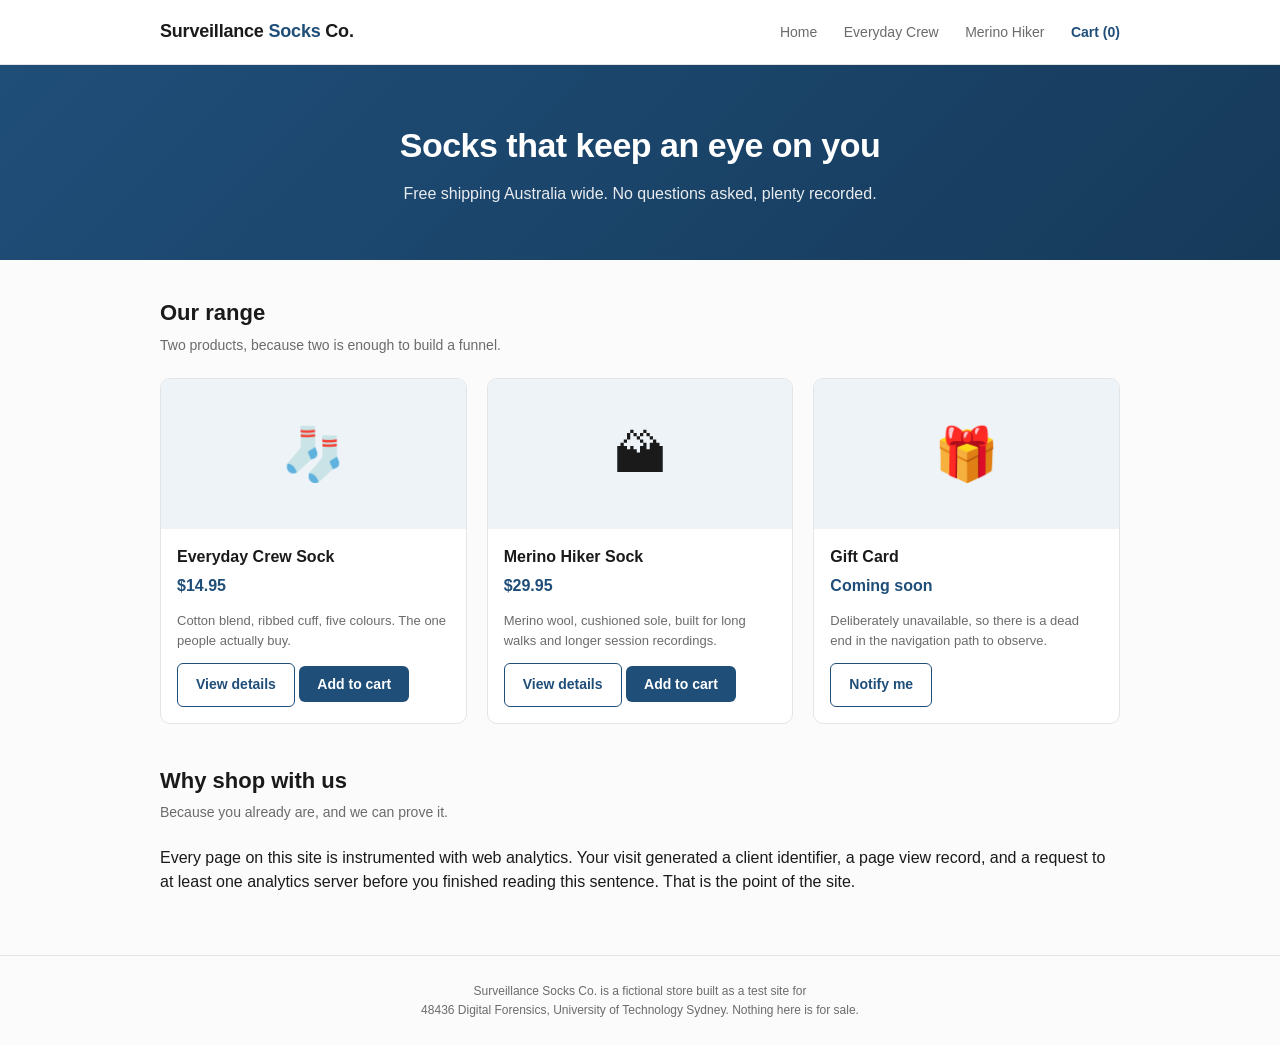
<file: index.html>
<!DOCTYPE html>
<html lang="en">
<head>
<meta charset="utf-8">
<meta name="viewport" content="width=device-width,initial-scale=1">
<title>Surveillance Socks Co. | Home</title>
<link rel="stylesheet" href="style.css">
<script src="analytics.js"></script>
</head>
<body>

<header>
  <div class="wrap bar">
    <a class="logo" href="index.html">Surveillance <span>Socks</span> Co.</a>
    <nav>
      <a href="index.html">Home</a>
      <a href="product-a.html">Everyday Crew</a>
      <a href="product-b.html">Merino Hiker</a>
      <a class="cartlink" href="cart.html">Cart (<span id="cart-count">0</span>)</a>
    </nav>
  </div>
</header>

<div class="banner">
  <div class="wrap">
    <h1>Socks that keep an eye on you</h1>
    <p>Free shipping Australia wide. No questions asked, plenty recorded.</p>
  </div>
</div>

<div class="wrap">
  <h2>Our range</h2>
  <p class="sub">Two products, because two is enough to build a funnel.</p>

  <div class="grid">
    <div class="card">
      <div class="thumb">&#129510;</div>
      <div class="body">
        <h3>Everyday Crew Sock</h3>
        <p class="price">$14.95</p>
        <p class="desc">Cotton blend, ribbed cuff, five colours. The one people actually buy.</p>
        <a class="btn ghost" href="product-a.html">View details</a>
        <button class="btn" onclick="addToCart('SOCK-A','Everyday Crew Sock',14.95)">Add to cart</button>
      </div>
    </div>

    <div class="card">
      <div class="thumb">&#127956;</div>
      <div class="body">
        <h3>Merino Hiker Sock</h3>
        <p class="price">$29.95</p>
        <p class="desc">Merino wool, cushioned sole, built for long walks and longer session recordings.</p>
        <a class="btn ghost" href="product-b.html">View details</a>
        <button class="btn" onclick="addToCart('SOCK-B','Merino Hiker Sock',29.95)">Add to cart</button>
      </div>
    </div>

    <div class="card">
      <div class="thumb">&#127873;</div>
      <div class="body">
        <h3>Gift Card</h3>
        <p class="price">Coming soon</p>
        <p class="desc">Deliberately unavailable, so there is a dead end in the navigation path to observe.</p>
        <a class="btn ghost" href="index.html">Notify me</a>
      </div>
    </div>
  </div>

  <h2>Why shop with us</h2>
  <p class="sub">Because you already are, and we can prove it.</p>
  <p>Every page on this site is instrumented with web analytics. Your visit generated a client identifier,
     a page view record, and a request to at least one analytics server before you finished reading this
     sentence. That is the point of the site.</p>
</div>

<footer>
  <div class="wrap">
    Surveillance Socks Co. is a fictional store built as a test site for<br>
    48436 Digital Forensics, University of Technology Sydney. Nothing here is for sale.
  </div>
</footer>

</body>
</html>
</file>
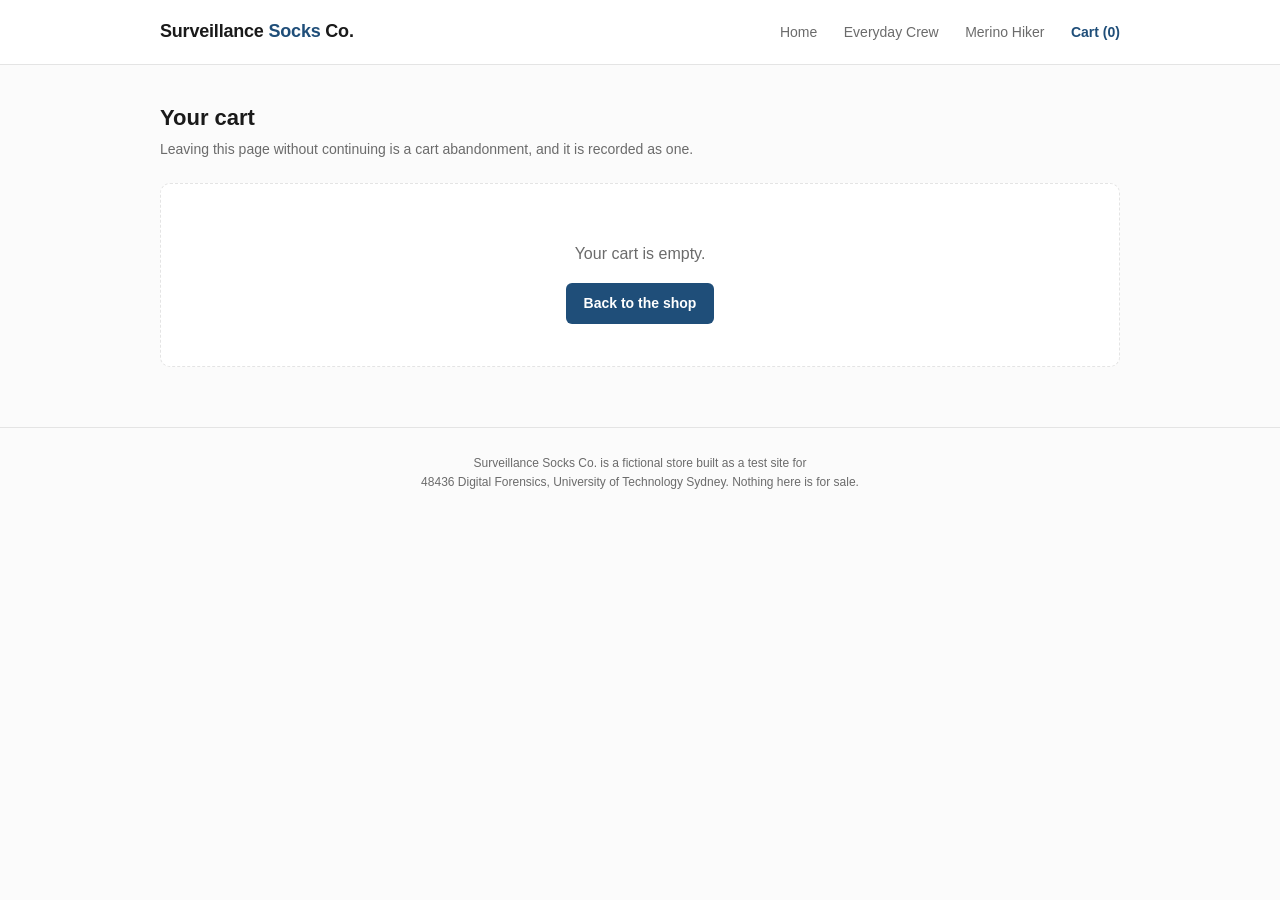
<file: cart.html>
<!DOCTYPE html>
<html lang="en">
<head>
<meta charset="utf-8">
<meta name="viewport" content="width=device-width,initial-scale=1">
<title>Your Cart | Surveillance Socks Co.</title>
<link rel="stylesheet" href="style.css">
<script src="analytics.js"></script>
</head>
<body>

<header>
  <div class="wrap bar">
    <a class="logo" href="index.html">Surveillance <span>Socks</span> Co.</a>
    <nav>
      <a href="index.html">Home</a>
      <a href="product-a.html">Everyday Crew</a>
      <a href="product-b.html">Merino Hiker</a>
      <a class="cartlink" href="cart.html">Cart (<span id="cart-count">0</span>)</a>
    </nav>
  </div>
</header>

<div class="wrap">
  <h2>Your cart</h2>
  <p class="sub">Leaving this page without continuing is a cart abandonment, and it is recorded as one.</p>
  <div id="cart-area"></div>
</div>

<footer>
  <div class="wrap">
    Surveillance Socks Co. is a fictional store built as a test site for<br>
    48436 Digital Forensics, University of Technology Sydney. Nothing here is for sale.
  </div>
</footer>

<script>
(function () {
  var items = readCart();
  var area = document.getElementById("cart-area");

  if (!items.length) {
    area.innerHTML =
      '<div class="empty"><p>Your cart is empty.</p>' +
      '<a class="btn" href="index.html">Back to the shop</a></div>';
    return;
  }

  var rows = "";
  items.forEach(function (i) {
    rows += "<tr><td>" + i.name + "</td><td>" + i.id + "</td><td class='r'>" + i.qty +
            "</td><td class='r'>$" + i.price.toFixed(2) +
            "</td><td class='r'>$" + (i.price * i.qty).toFixed(2) + "</td></tr>";
  });

  area.innerHTML =
    '<table class="t"><thead><tr><th>Item</th><th>SKU</th><th class="r">Qty</th>' +
    '<th class="r">Price</th><th class="r">Subtotal</th></tr></thead><tbody>' + rows +
    '<tr><td colspan="4" class="r"><strong>Total</strong></td><td class="r"><strong>$' +
    cartTotal().toFixed(2) + '</strong></td></tr></tbody></table>' +
    '<p><a class="btn" href="checkout.html" onclick="trackBeginCheckout()">Proceed to checkout</a> ' +
    '<a class="btn ghost" href="index.html">Keep shopping</a></p>';
})();
</script>
</body>
</html>
</file>
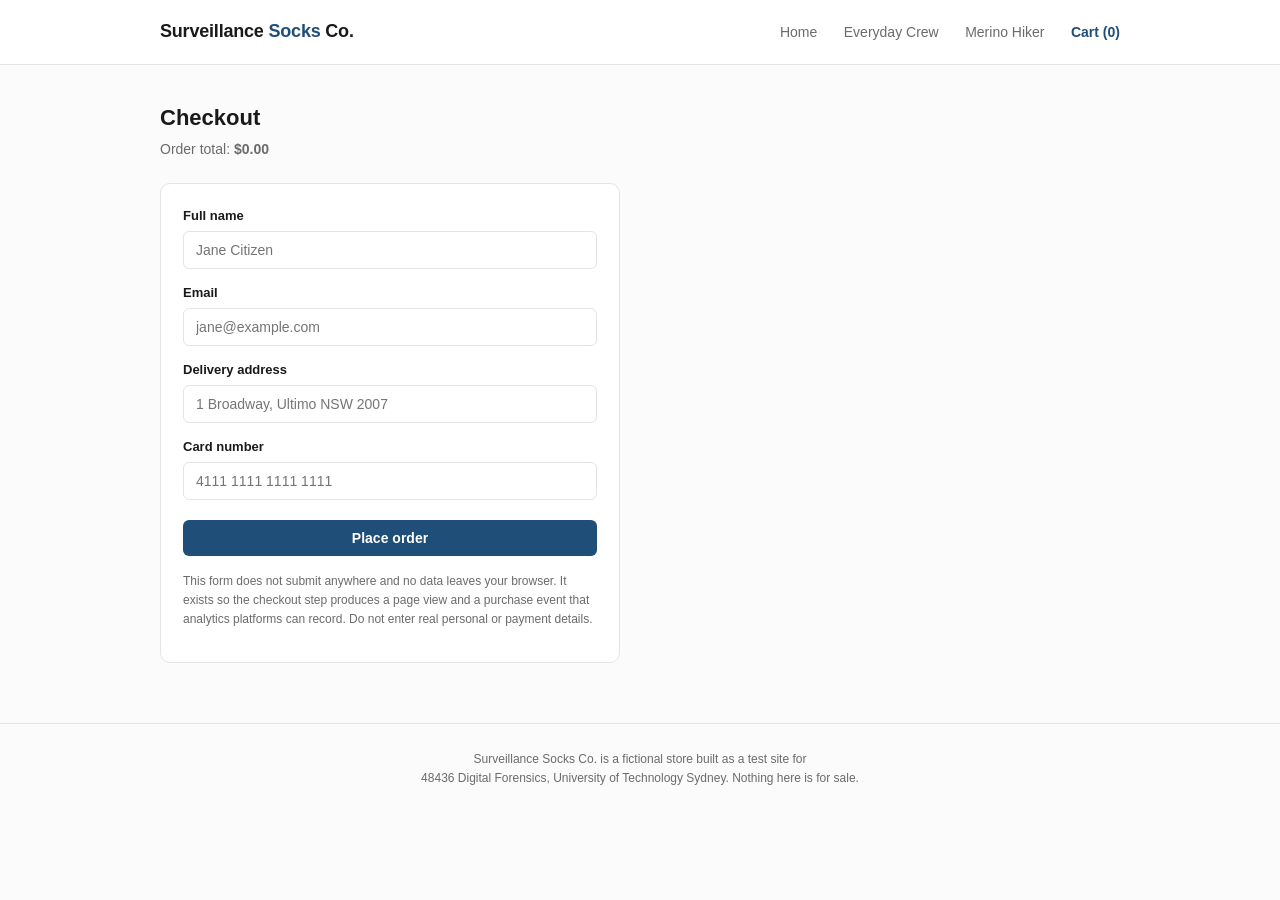
<file: checkout.html>
<!DOCTYPE html>
<html lang="en">
<head>
<meta charset="utf-8">
<meta name="viewport" content="width=device-width,initial-scale=1">
<title>Checkout | Surveillance Socks Co.</title>
<link rel="stylesheet" href="style.css">
<script src="analytics.js"></script>
</head>
<body>

<header>
  <div class="wrap bar">
    <a class="logo" href="index.html">Surveillance <span>Socks</span> Co.</a>
    <nav>
      <a href="index.html">Home</a>
      <a href="product-a.html">Everyday Crew</a>
      <a href="product-b.html">Merino Hiker</a>
      <a class="cartlink" href="cart.html">Cart (<span id="cart-count">0</span>)</a>
    </nav>
  </div>
</header>

<div class="wrap">
  <h2>Checkout</h2>
  <p class="sub">Order total: <strong id="co-total">$0.00</strong></p>

  <form class="co" onsubmit="return completePurchase(event)">
    <label for="name">Full name</label>
    <input id="name" type="text" placeholder="Jane Citizen" required>

    <label for="email">Email</label>
    <input id="email" type="email" placeholder="jane@example.com" required>

    <label for="addr">Delivery address</label>
    <input id="addr" type="text" placeholder="1 Broadway, Ultimo NSW 2007" required>

    <label for="card">Card number</label>
    <input id="card" type="text" placeholder="4111 1111 1111 1111" required>

    <p style="margin-top:20px">
      <button class="btn wide" type="submit">Place order</button>
    </p>

    <p class="note">
      This form does not submit anywhere and no data leaves your browser. It exists so the
      checkout step produces a page view and a purchase event that analytics platforms can record.
      Do not enter real personal or payment details.
    </p>
  </form>
</div>

<footer>
  <div class="wrap">
    Surveillance Socks Co. is a fictional store built as a test site for<br>
    48436 Digital Forensics, University of Technology Sydney. Nothing here is for sale.
  </div>
</footer>

<script>
document.getElementById("co-total").textContent = "$" + cartTotal().toFixed(2);
</script>
</body>
</html>
</file>
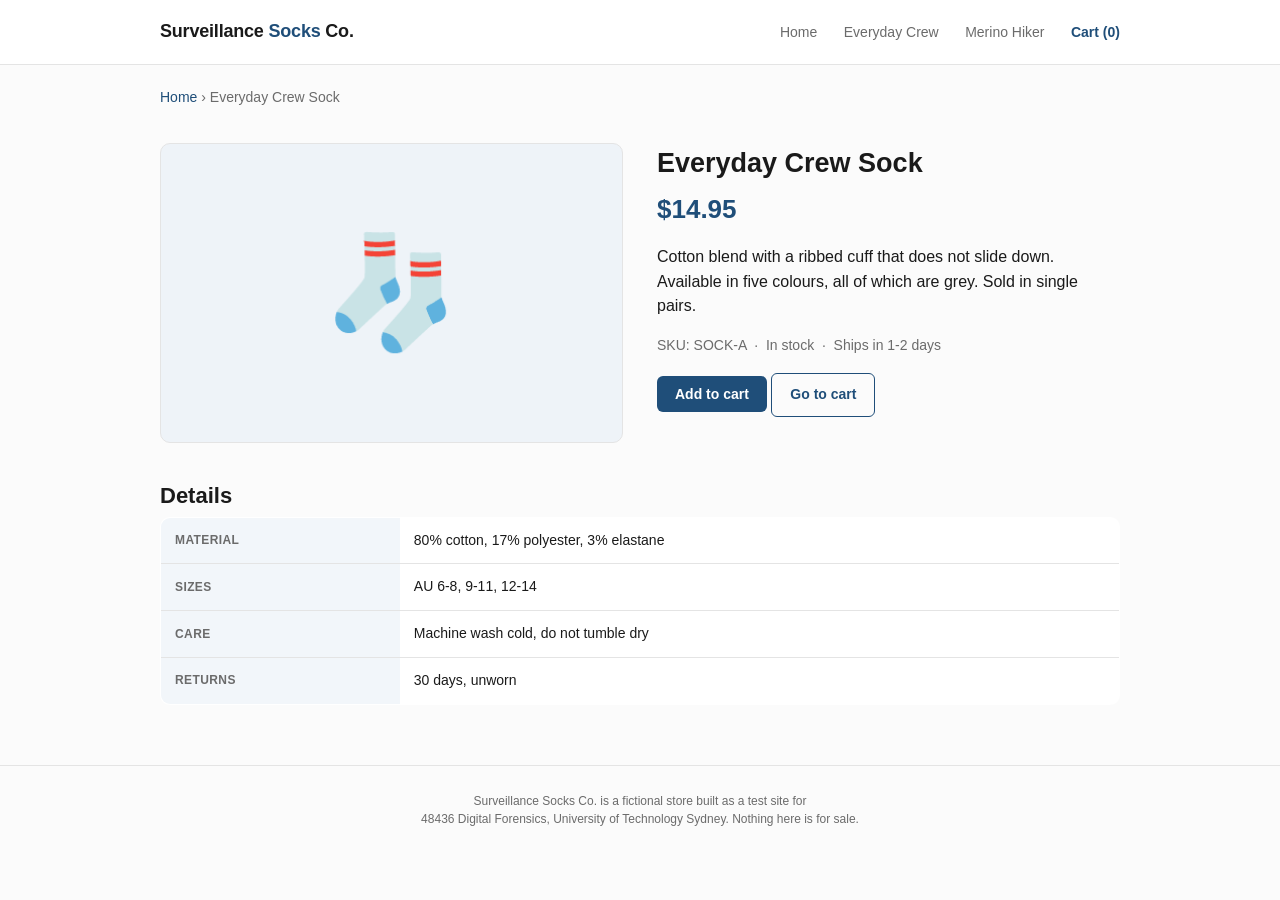
<file: product-a.html>
<!DOCTYPE html>
<html lang="en">
<head>
<meta charset="utf-8">
<meta name="viewport" content="width=device-width,initial-scale=1">
<title>Everyday Crew Sock | Surveillance Socks Co.</title>
<link rel="stylesheet" href="style.css">
<script src="analytics.js"></script>
</head>
<body>

<header>
  <div class="wrap bar">
    <a class="logo" href="index.html">Surveillance <span>Socks</span> Co.</a>
    <nav>
      <a href="index.html">Home</a>
      <a href="product-a.html">Everyday Crew</a>
      <a href="product-b.html">Merino Hiker</a>
      <a class="cartlink" href="cart.html">Cart (<span id="cart-count">0</span>)</a>
    </nav>
  </div>
</header>

<div class="wrap">
  <p class="sub" style="margin-top:22px"><a href="index.html">Home</a> &rsaquo; Everyday Crew Sock</p>

  <div class="detail">
    <div class="hero">&#129510;</div>
    <div>
      <h1 style="margin:0;font-size:27px">Everyday Crew Sock</h1>
      <p class="price">$14.95</p>
      <p>Cotton blend with a ribbed cuff that does not slide down. Available in five colours,
         all of which are grey. Sold in single pairs.</p>
      <p style="font-size:14px;color:#6b6b6b">SKU: SOCK-A &nbsp;&middot;&nbsp; In stock &nbsp;&middot;&nbsp; Ships in 1-2 days</p>
      <p>
        <button class="btn" onclick="addToCart('SOCK-A','Everyday Crew Sock',14.95)">Add to cart</button>
        <a class="btn ghost" href="cart.html">Go to cart</a>
      </p>
    </div>
  </div>

  <h2>Details</h2>
  <table class="t">
    <tr><th>Material</th><td>80% cotton, 17% polyester, 3% elastane</td></tr>
    <tr><th>Sizes</th><td>AU 6-8, 9-11, 12-14</td></tr>
    <tr><th>Care</th><td>Machine wash cold, do not tumble dry</td></tr>
    <tr><th>Returns</th><td>30 days, unworn</td></tr>
  </table>
</div>

<footer>
  <div class="wrap">
    Surveillance Socks Co. is a fictional store built as a test site for<br>
    48436 Digital Forensics, University of Technology Sydney. Nothing here is for sale.
  </div>
</footer>

<script>trackViewItem("SOCK-A","Everyday Crew Sock",14.95);</script>
</body>
</html>
</file>
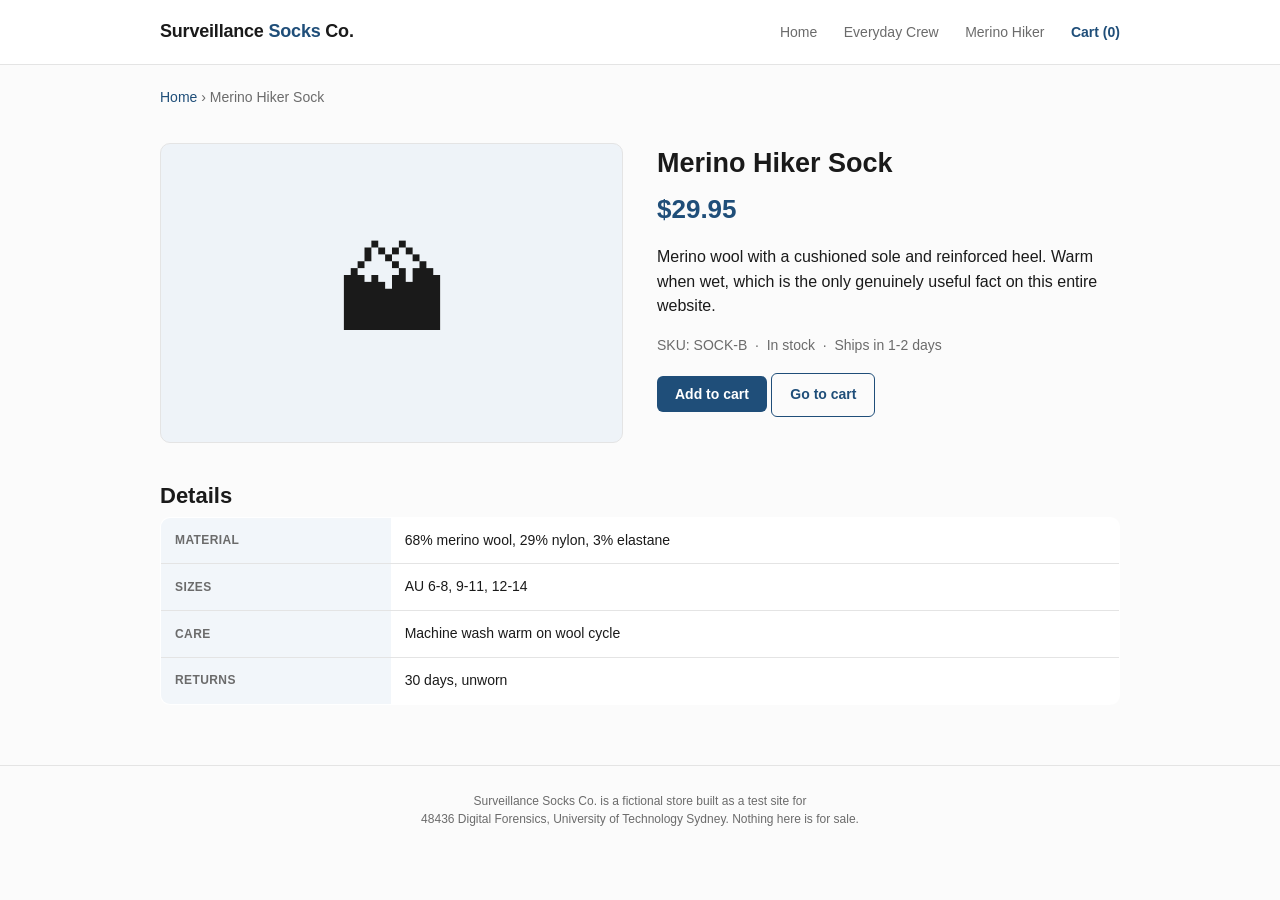
<file: product-b.html>
<!DOCTYPE html>
<html lang="en">
<head>
<meta charset="utf-8">
<meta name="viewport" content="width=device-width,initial-scale=1">
<title>Merino Hiker Sock | Surveillance Socks Co.</title>
<link rel="stylesheet" href="style.css">
<script src="analytics.js"></script>
</head>
<body>

<header>
  <div class="wrap bar">
    <a class="logo" href="index.html">Surveillance <span>Socks</span> Co.</a>
    <nav>
      <a href="index.html">Home</a>
      <a href="product-a.html">Everyday Crew</a>
      <a href="product-b.html">Merino Hiker</a>
      <a class="cartlink" href="cart.html">Cart (<span id="cart-count">0</span>)</a>
    </nav>
  </div>
</header>

<div class="wrap">
  <p class="sub" style="margin-top:22px"><a href="index.html">Home</a> &rsaquo; Merino Hiker Sock</p>

  <div class="detail">
    <div class="hero">&#127956;</div>
    <div>
      <h1 style="margin:0;font-size:27px">Merino Hiker Sock</h1>
      <p class="price">$29.95</p>
      <p>Merino wool with a cushioned sole and reinforced heel. Warm when wet, which is the
         only genuinely useful fact on this entire website.</p>
      <p style="font-size:14px;color:#6b6b6b">SKU: SOCK-B &nbsp;&middot;&nbsp; In stock &nbsp;&middot;&nbsp; Ships in 1-2 days</p>
      <p>
        <button class="btn" onclick="addToCart('SOCK-B','Merino Hiker Sock',29.95)">Add to cart</button>
        <a class="btn ghost" href="cart.html">Go to cart</a>
      </p>
    </div>
  </div>

  <h2>Details</h2>
  <table class="t">
    <tr><th>Material</th><td>68% merino wool, 29% nylon, 3% elastane</td></tr>
    <tr><th>Sizes</th><td>AU 6-8, 9-11, 12-14</td></tr>
    <tr><th>Care</th><td>Machine wash warm on wool cycle</td></tr>
    <tr><th>Returns</th><td>30 days, unworn</td></tr>
  </table>
</div>

<footer>
  <div class="wrap">
    Surveillance Socks Co. is a fictional store built as a test site for<br>
    48436 Digital Forensics, University of Technology Sydney. Nothing here is for sale.
  </div>
</footer>

<script>trackViewItem("SOCK-B","Merino Hiker Sock",29.95);</script>
</body>
</html>
</file>
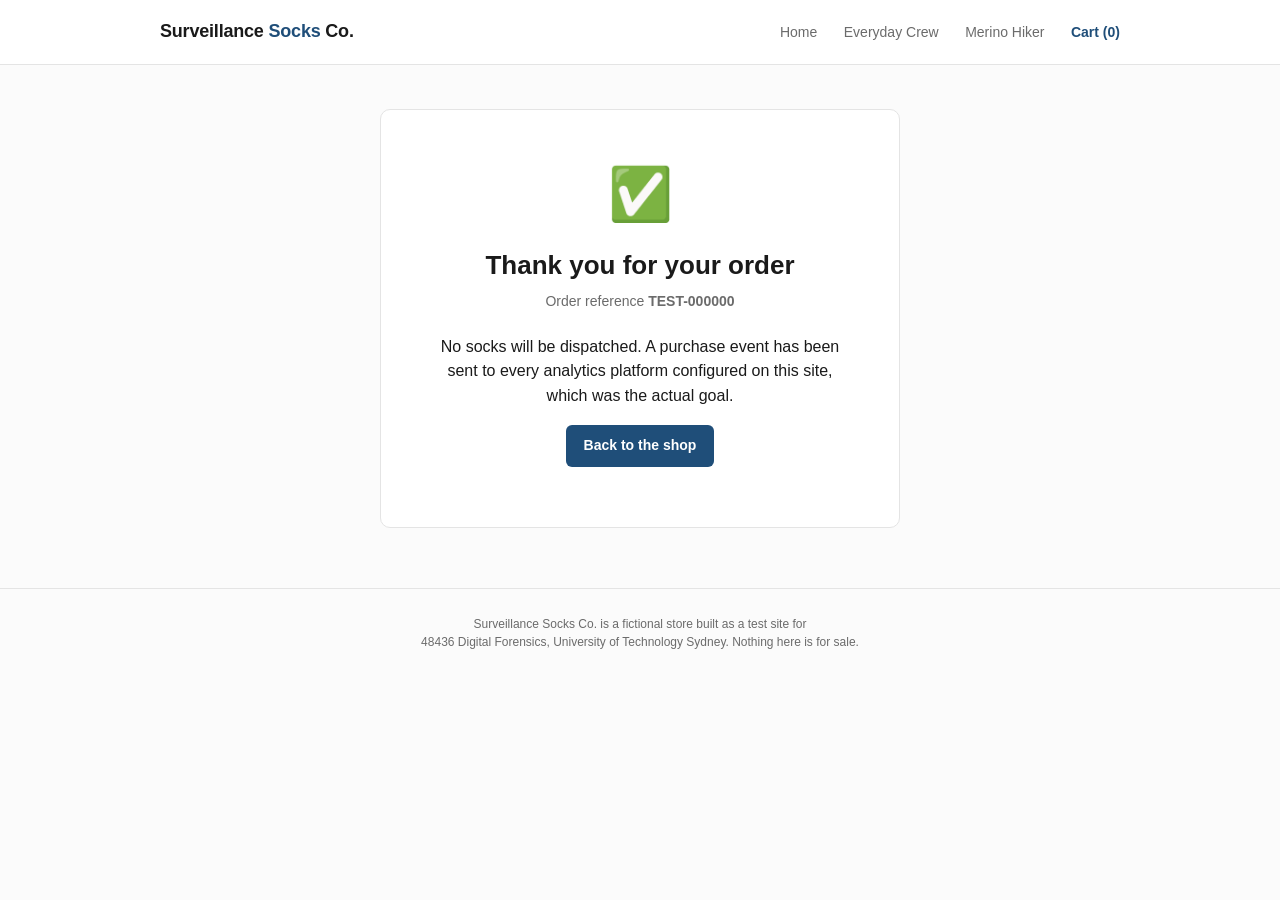
<file: thanks.html>
<!DOCTYPE html>
<html lang="en">
<head>
<meta charset="utf-8">
<meta name="viewport" content="width=device-width,initial-scale=1">
<title>Order Confirmed | Surveillance Socks Co.</title>
<link rel="stylesheet" href="style.css">
<script src="analytics.js"></script>
</head>
<body>

<header>
  <div class="wrap bar">
    <a class="logo" href="index.html">Surveillance <span>Socks</span> Co.</a>
    <nav>
      <a href="index.html">Home</a>
      <a href="product-a.html">Everyday Crew</a>
      <a href="product-b.html">Merino Hiker</a>
      <a class="cartlink" href="cart.html">Cart (<span id="cart-count">0</span>)</a>
    </nav>
  </div>
</header>

<div class="wrap">
  <div class="done">
    <div class="tick">&#9989;</div>
    <h1>Thank you for your order</h1>
    <p class="sub">Order reference <strong id="order-ref">TEST-000000</strong></p>
    <p>No socks will be dispatched. A purchase event has been sent to every analytics
       platform configured on this site, which was the actual goal.</p>
    <p><a class="btn" href="index.html">Back to the shop</a></p>
  </div>
</div>

<footer>
  <div class="wrap">
    Surveillance Socks Co. is a fictional store built as a test site for<br>
    48436 Digital Forensics, University of Technology Sydney. Nothing here is for sale.
  </div>
</footer>

<script>
try {
  var ref = localStorage.getItem("lastOrder");
  if (ref) document.getElementById("order-ref").textContent = ref;
} catch (e) {}
</script>
</body>
</html>
</file>
<file: style.css>
:root{
  --ink:#1a1a1a; --muted:#6b6b6b; --line:#e4e4e4;
  --accent:#1f4e79; --accent-dark:#163a5a; --bg:#fbfbfb; --card:#ffffff;
}
*{box-sizing:border-box}
body{margin:0;font-family:-apple-system,BlinkMacSystemFont,"Segoe UI",Roboto,Helvetica,Arial,sans-serif;
  color:var(--ink);background:var(--bg);line-height:1.55}
a{color:var(--accent);text-decoration:none}
a:hover{text-decoration:underline}
.wrap{max-width:1000px;margin:0 auto;padding:0 20px}

header{background:var(--card);border-bottom:1px solid var(--line);position:sticky;top:0;z-index:10}
.bar{display:flex;align-items:center;justify-content:space-between;height:64px}
.logo{font-weight:700;font-size:18px;color:var(--ink);letter-spacing:-.2px}
.logo span{color:var(--accent)}
nav a{margin-left:22px;font-size:14px;color:var(--muted)}
nav a:hover{color:var(--accent)}
.cartlink{font-weight:600;color:var(--accent)!important}

.banner{background:linear-gradient(135deg,var(--accent),var(--accent-dark));color:#fff;padding:54px 0;text-align:center}
.banner h1{margin:0 0 10px;font-size:34px;letter-spacing:-.5px}
.banner p{margin:0;opacity:.9;font-size:16px}

h2{font-size:22px;margin:36px 0 4px}
.sub{color:var(--muted);font-size:14px;margin:0 0 22px}

.grid{display:grid;grid-template-columns:repeat(auto-fit,minmax(240px,1fr));gap:20px;margin-bottom:40px}
.card{background:var(--card);border:1px solid var(--line);border-radius:10px;overflow:hidden;
  transition:box-shadow .15s,transform .15s}
.card:hover{box-shadow:0 6px 20px rgba(0,0,0,.07);transform:translateY(-2px)}
.thumb{height:150px;display:flex;align-items:center;justify-content:center;font-size:52px;background:#eef3f8}
.card .body{padding:16px}
.card h3{margin:0 0 4px;font-size:16px}
.card .price{font-weight:700;color:var(--accent);margin:0 0 12px}
.card p.desc{margin:0 0 12px;font-size:13px;color:var(--muted)}

.btn{display:inline-block;background:var(--accent);color:#fff;border:0;border-radius:6px;
  padding:10px 18px;font-size:14px;font-weight:600;cursor:pointer;font-family:inherit}
.btn:hover{background:var(--accent-dark);text-decoration:none;color:#fff}
.btn.ghost{background:transparent;color:var(--accent);border:1px solid var(--accent)}
.btn.ghost:hover{background:#eef3f8;color:var(--accent)}
.btn.wide{width:100%;text-align:center}

.detail{display:grid;grid-template-columns:1fr 1fr;gap:34px;margin:34px 0}
.detail .hero{height:300px;border-radius:10px;background:#eef3f8;display:flex;align-items:center;
  justify-content:center;font-size:110px;border:1px solid var(--line)}
.detail .price{font-size:26px;font-weight:700;color:var(--accent);margin:4px 0 14px}

table.t{width:100%;border-collapse:collapse;background:var(--card);
  border:1px solid var(--line);border-radius:10px;overflow:hidden;margin-bottom:22px}
table.t th,table.t td{padding:12px 14px;text-align:left;font-size:14px;border-bottom:1px solid var(--line)}
table.t th{background:#f2f6fa;font-size:12px;text-transform:uppercase;letter-spacing:.4px;color:var(--muted)}
table.t tr:last-child td{border-bottom:0}
td.r,th.r{text-align:right}

form.co{background:var(--card);border:1px solid var(--line);border-radius:10px;padding:22px;max-width:460px}
form.co label{display:block;font-size:13px;font-weight:600;margin:14px 0 5px}
form.co label:first-child{margin-top:0}
form.co input{width:100%;padding:10px 12px;border:1px solid var(--line);border-radius:6px;
  font-size:14px;font-family:inherit}
form.co input:focus{outline:2px solid var(--accent);outline-offset:-1px;border-color:var(--accent)}
.note{font-size:12px;color:var(--muted);margin-top:14px}

.done{background:var(--card);border:1px solid var(--line);border-radius:10px;padding:44px;
  text-align:center;max-width:520px;margin:44px auto}
.done .tick{font-size:52px}
.done h1{margin:10px 0 6px;font-size:26px}

.empty{background:var(--card);border:1px dashed var(--line);border-radius:10px;
  padding:42px;text-align:center;color:var(--muted)}

footer{border-top:1px solid var(--line);margin-top:60px;padding:26px 0;
  font-size:12px;color:var(--muted);text-align:center}

@media(max-width:700px){
  .detail{grid-template-columns:1fr}
  .bar{height:auto;padding:12px 0;flex-direction:column;gap:8px}
  nav a{margin:0 11px}
}
</file>
